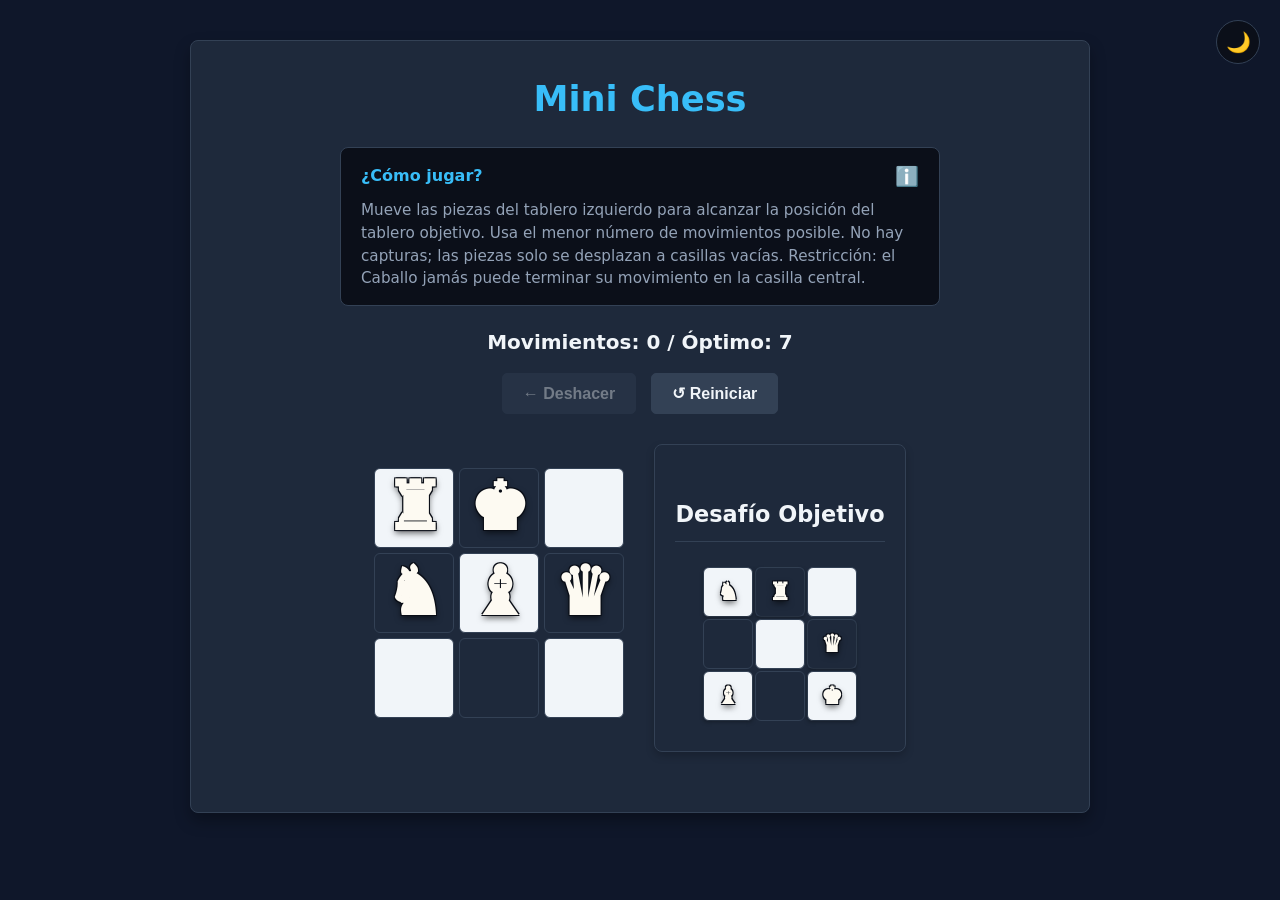
<file: index.html>
<!DOCTYPE html>
<html lang="es">
<head>
    <meta charset="UTF-8">
    <meta name="viewport" content="width=device-width, initial-scale=1.0">
    <title>Mini Chess - Juego Principal</title>
    <link rel="stylesheet" href="styles.css">
</head>
<body class="main-game-body">
    <button id="theme-toggle-btn" class="theme-toggle" aria-label="Cambiar tema">🌙</button>

    <div class="game-container">
        <h1>Mini Chess</h1>
        
        <!-- U-04: Panel de instrucciones con localStorage y toggle -->
        <div id="instruction-box" class="instruction-box">
            <div class="instruction-header">
                <span>¿Cómo jugar?</span>
                <button id="toggle-instructions-btn" class="btn-icon" title="Mostrar/Ocultar instrucciones">ℹ️</button>
            </div>
            <p class="instruction-content">Mueve las piezas del tablero izquierdo para alcanzar la posición del tablero objetivo. Usa el menor número de movimientos posible. No hay capturas; las piezas solo se desplazan a casillas vacías. Restricción: el Caballo jamás puede terminar su movimiento en la casilla central.</p>
        </div>

        <!-- U-01 & U-02: Botones de control de juego -->
        <div class="game-controls">
            <div id="move-counter" class="game-info">Movimientos: 0 / Óptimo: 0</div>
            <div class="action-buttons">
                <button id="undo-btn" class="btn btn-secondary" disabled>← Deshacer</button>
                <button id="reset-challenge-btn" class="btn btn-secondary">↺ Reiniciar</button>
            </div>
        </div>

        <div class="game-content-wrapper"> <!-- Wrapper for game board and challenge card -->
            <div class="game-board-area">
                <!-- Aquí se renderizará el tablero de juego principal con JavaScript -->
                <div id="main-game-board" class="grid-3x3">
                </div>
            </div>

            <div id="challenge-display">
                <!-- Aquí se renderizará la tarjeta de desafío con JavaScript -->
            </div>
        </div>
    </div>

    <!-- U-03 & U-05: Popup de Desafío Completado (Controlado por opacidad/visibilidad) -->
    <div id="completion-popup" class="popup-overlay">
        <div class="popup-content">
            <h2>¡COMPLETADO!</h2>
            <div id="completion-stars" class="stars-display">⭐⭐⭐</div>
            <p id="completion-message">¡Perfecto! Solución óptima.</p>
            <p id="optimal-info" class="popup-info"></p>
            <button id="next-challenge-btn" class="btn">Siguiente</button>
        </div>
    </div>
    <script src="game.js" type="module" defer></script>
</body>
</html>
</file>
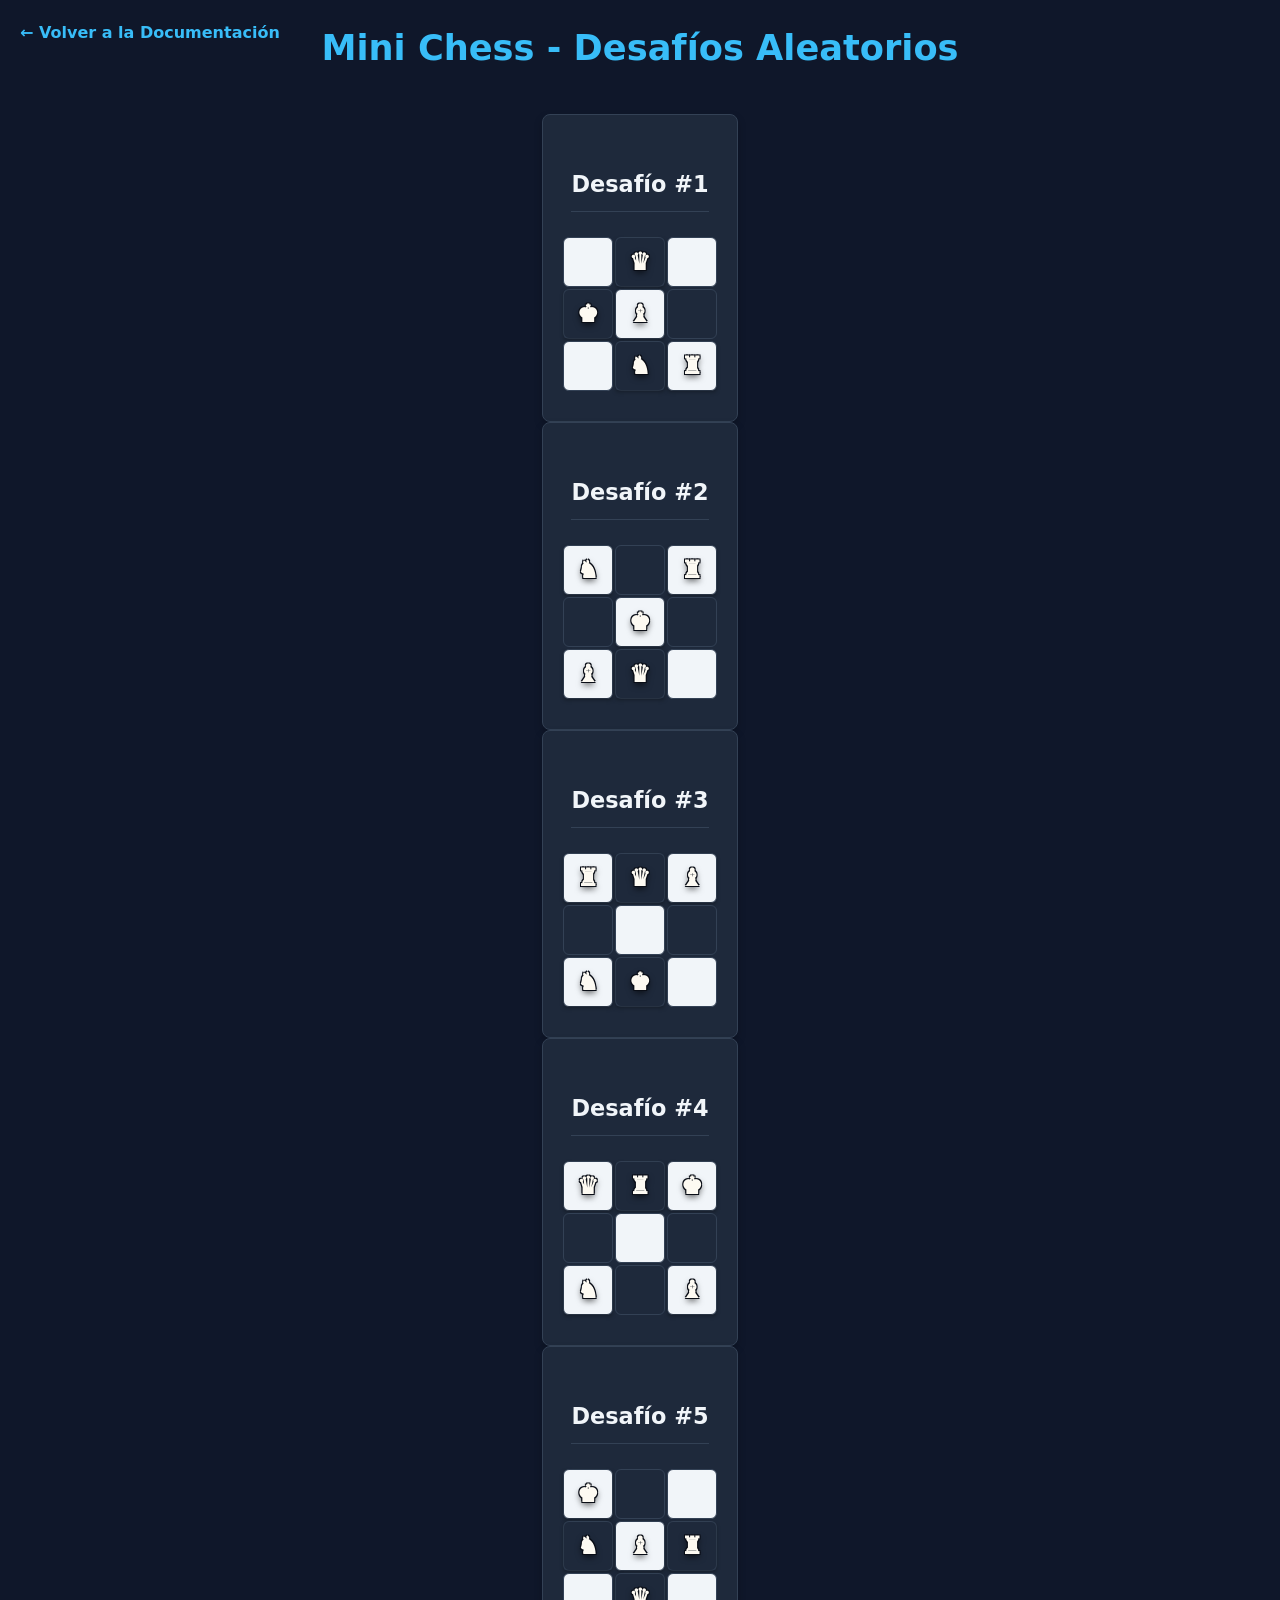
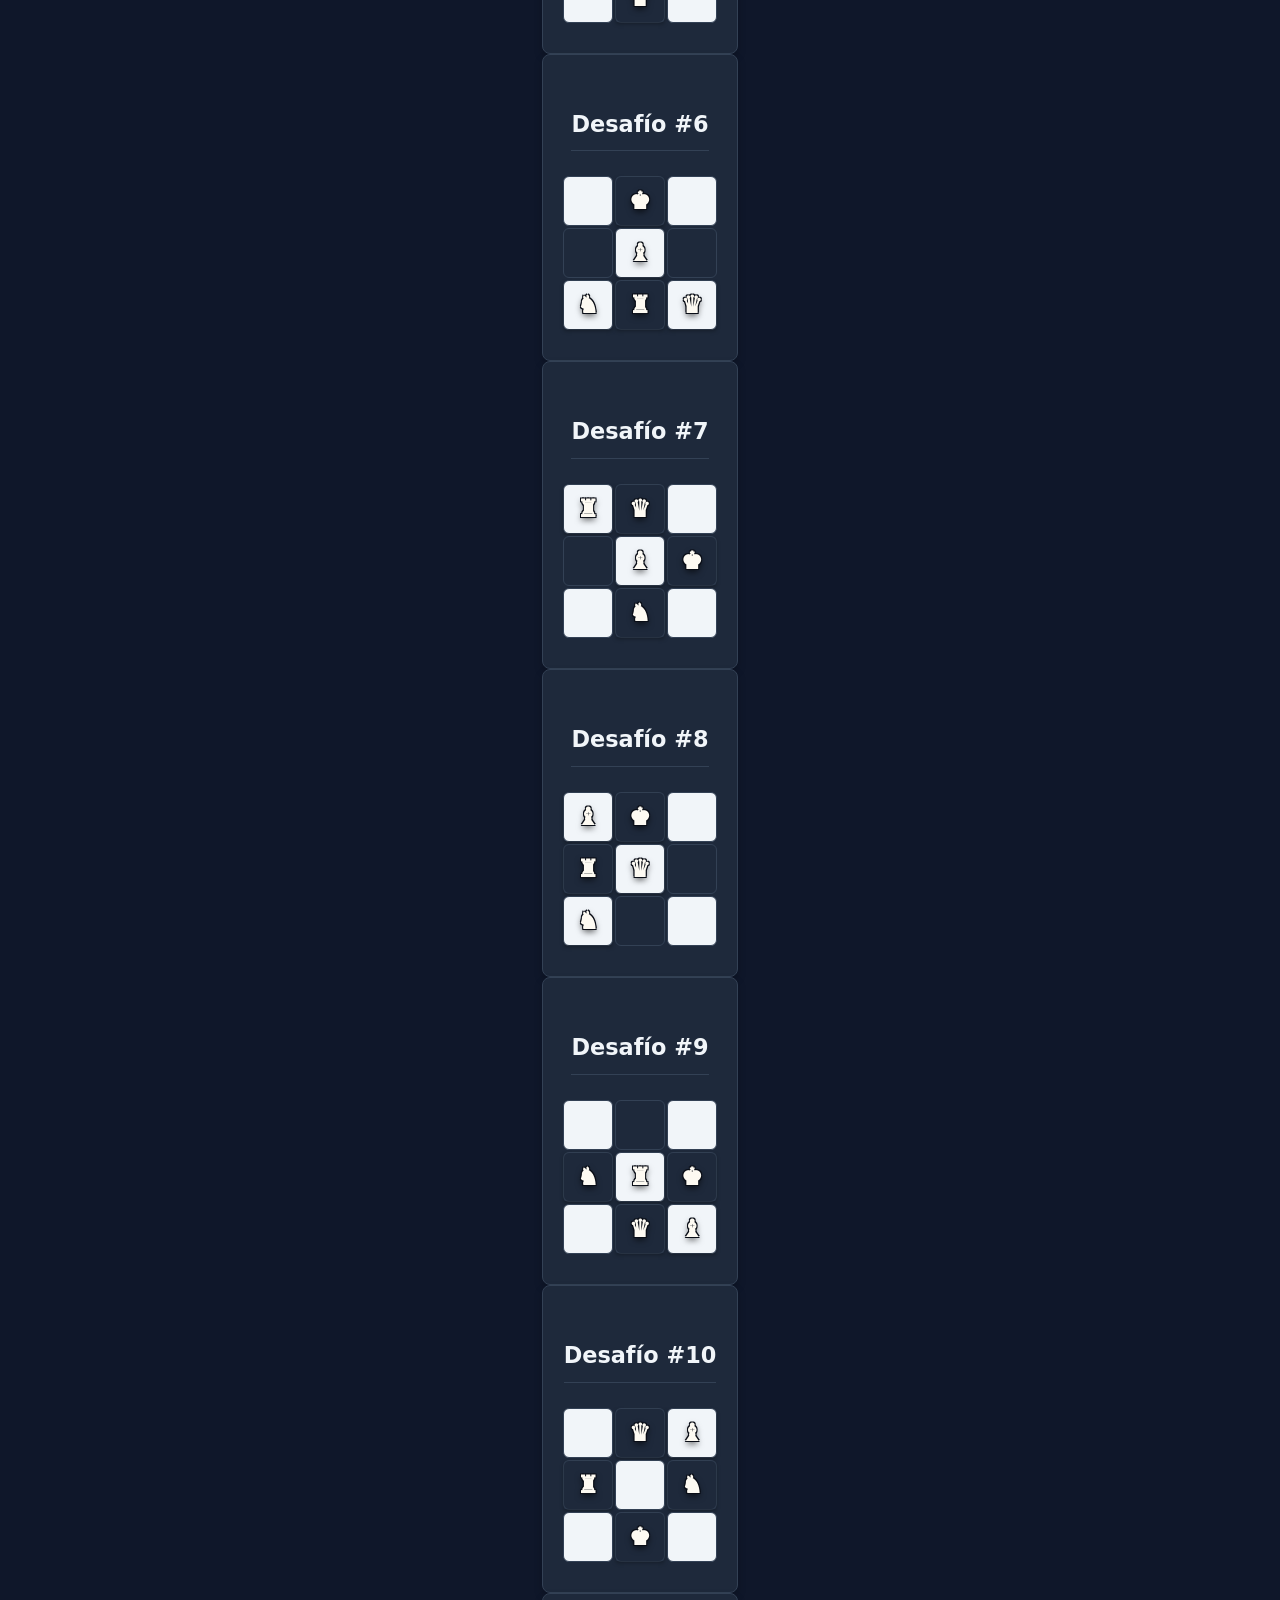
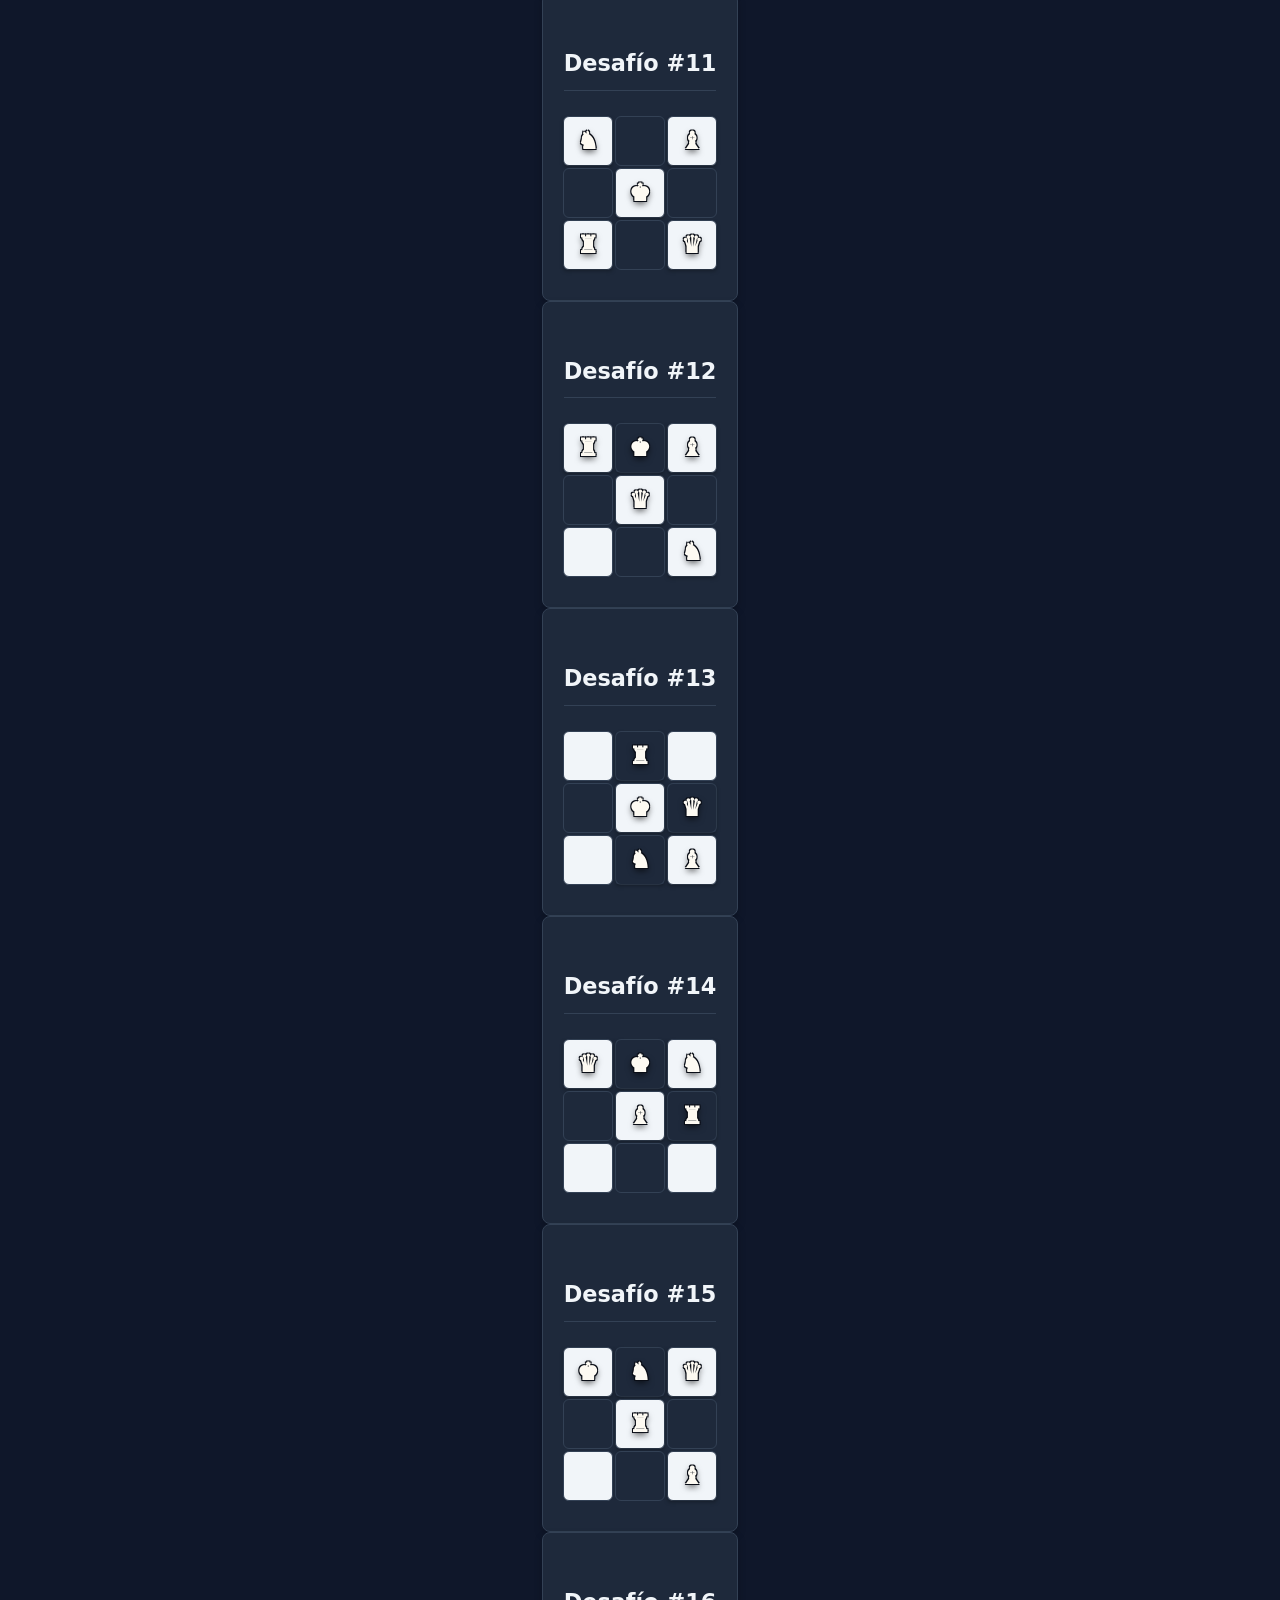
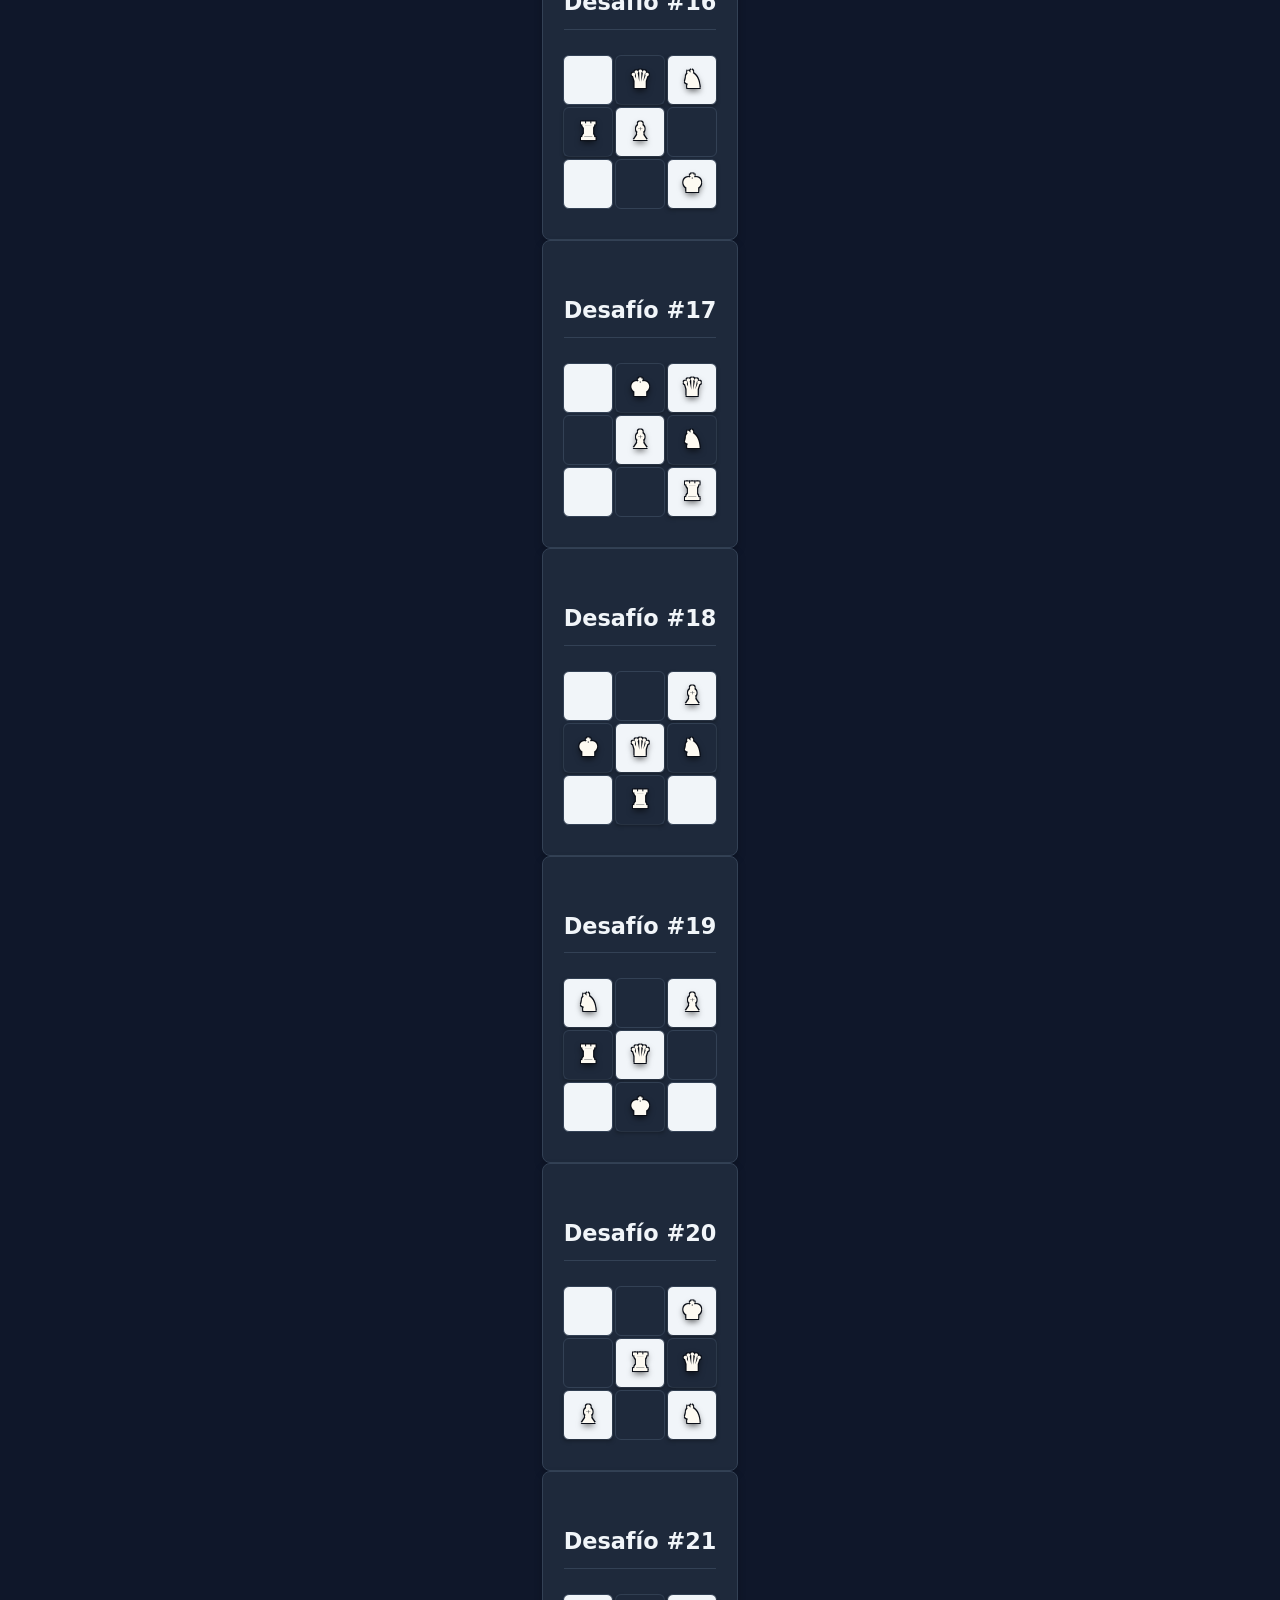
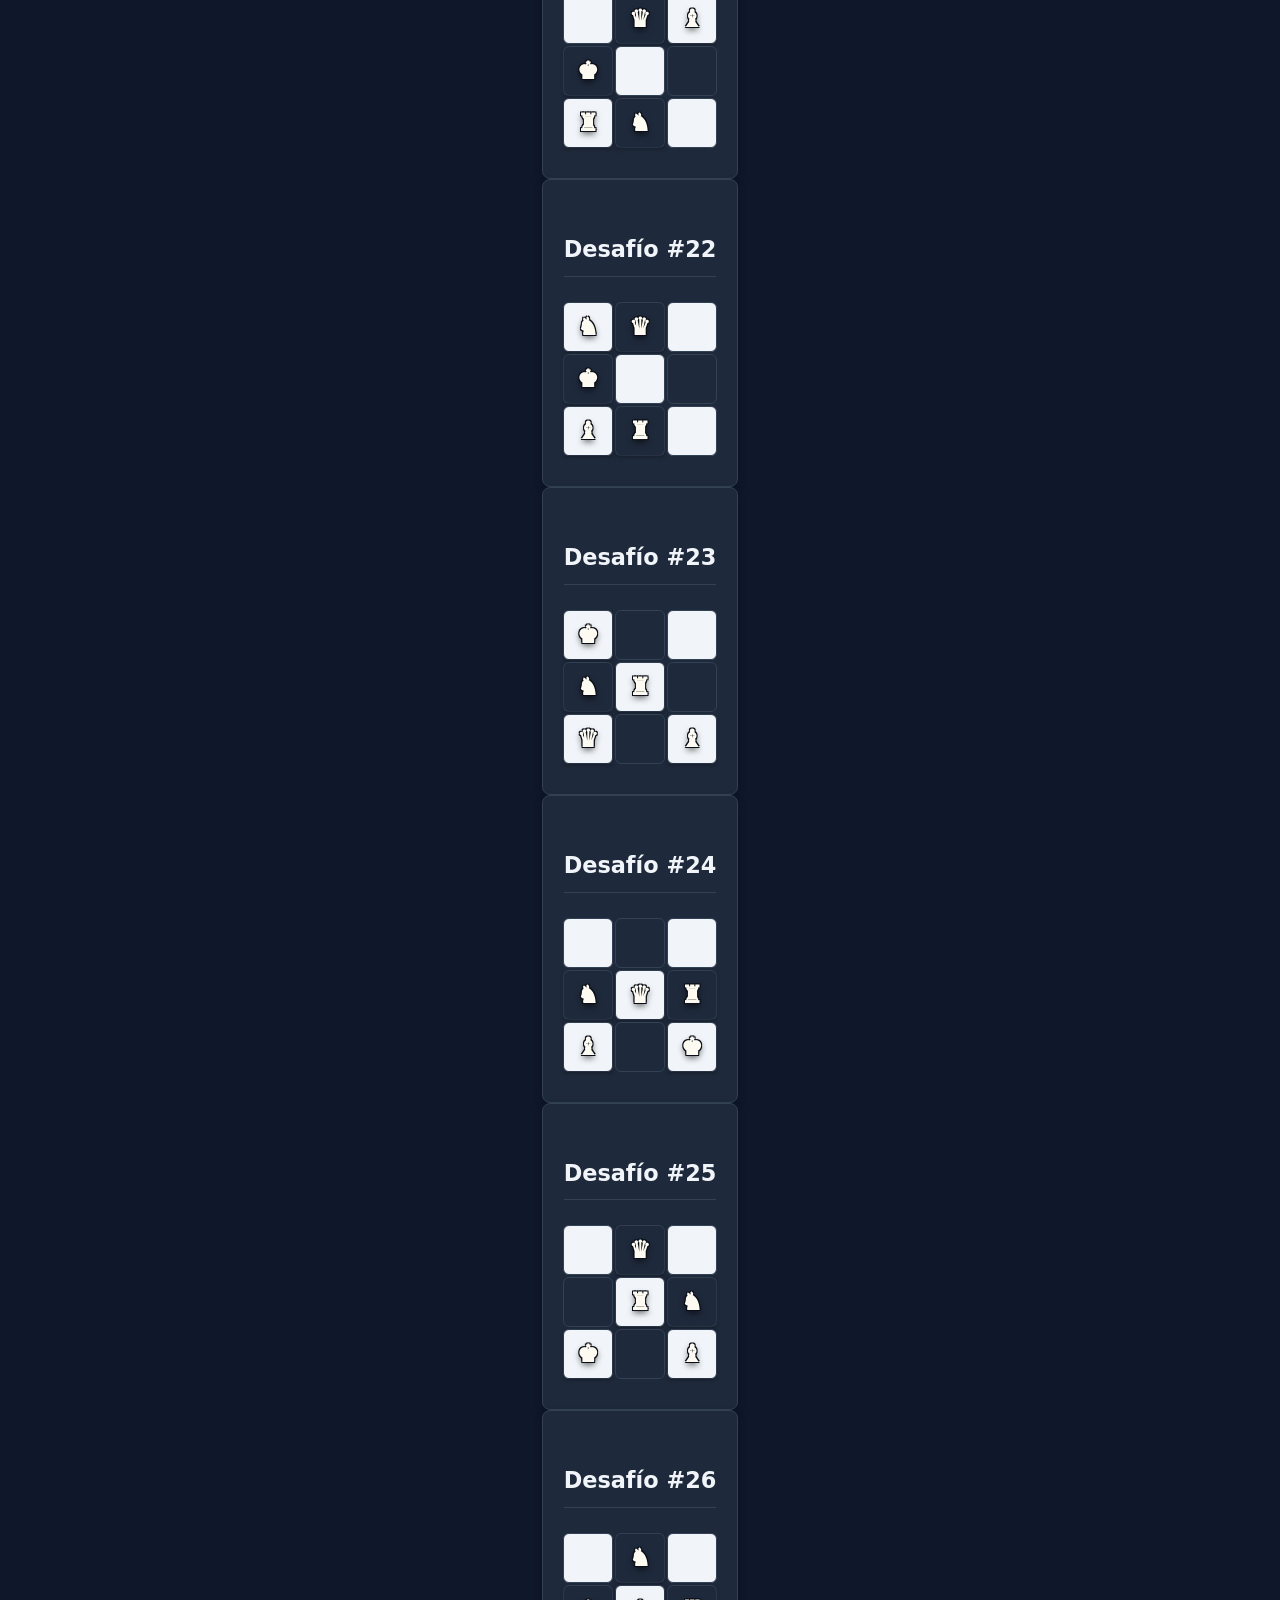
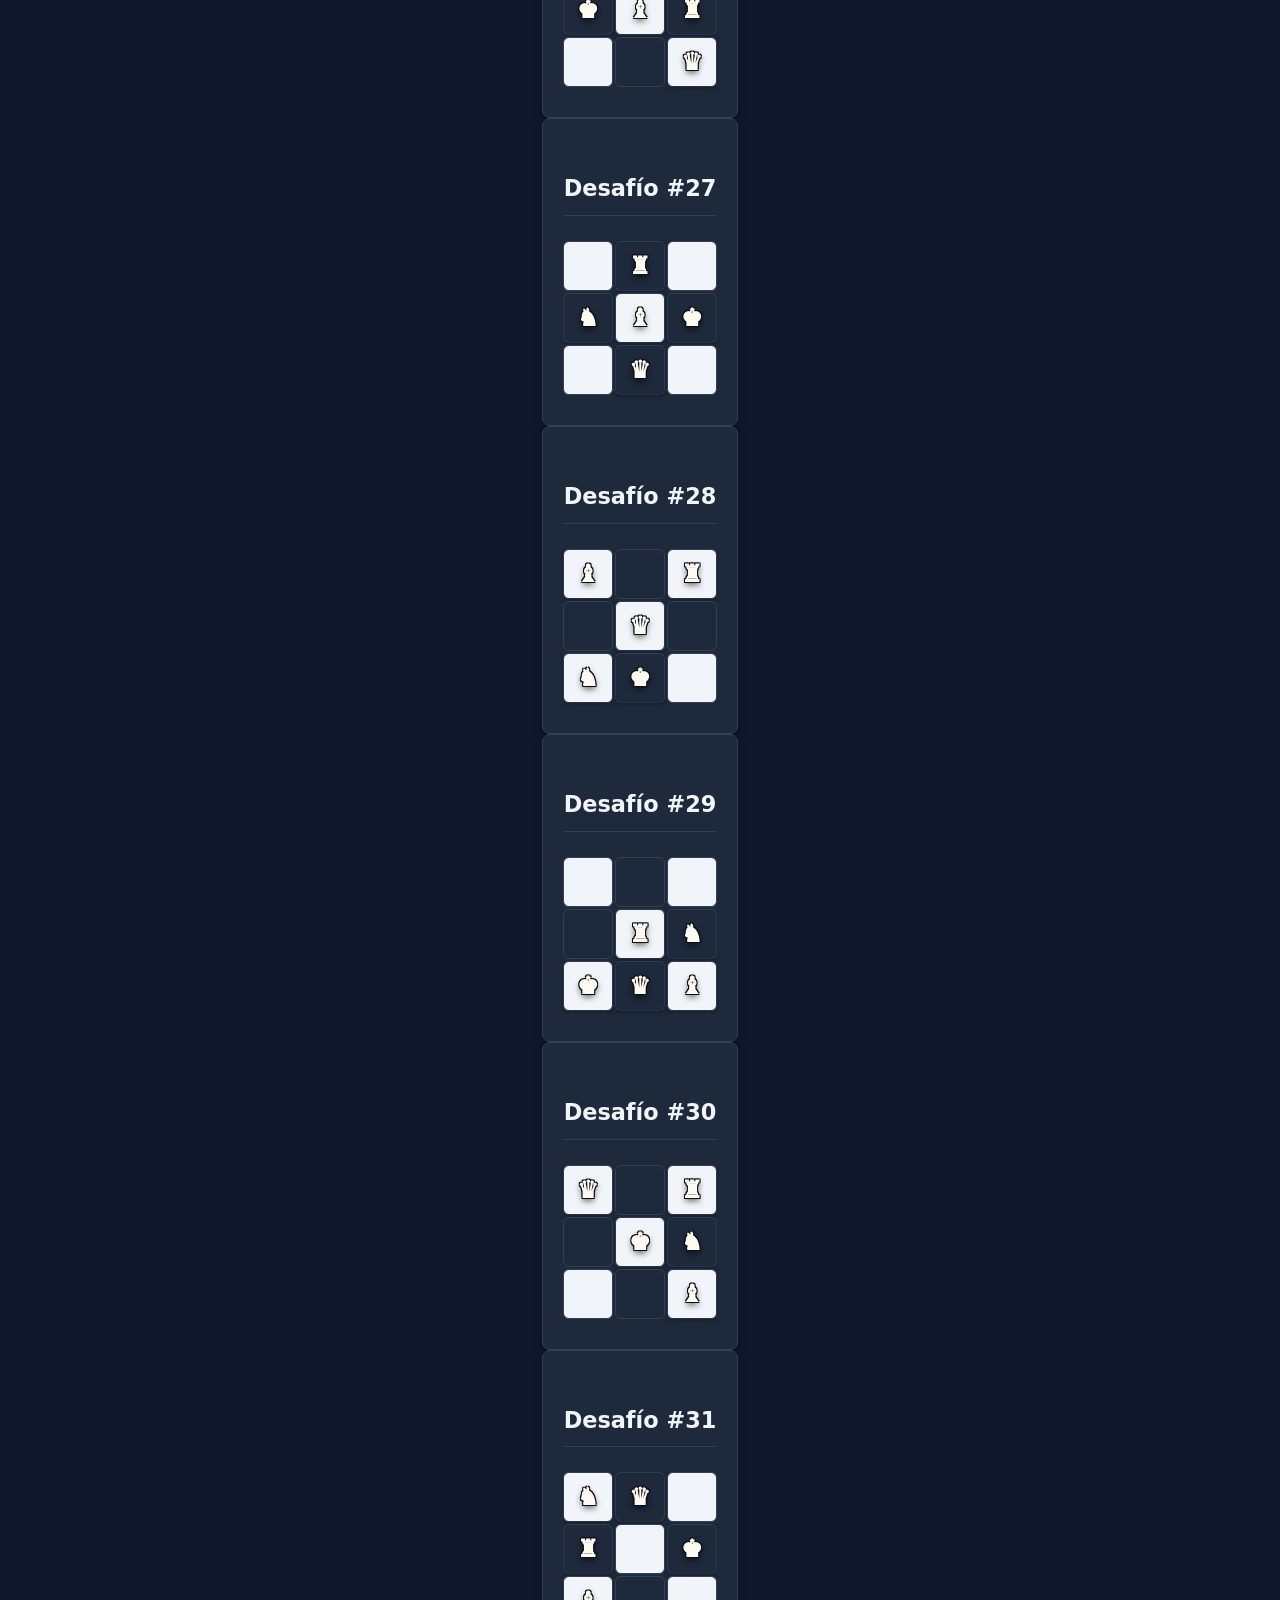
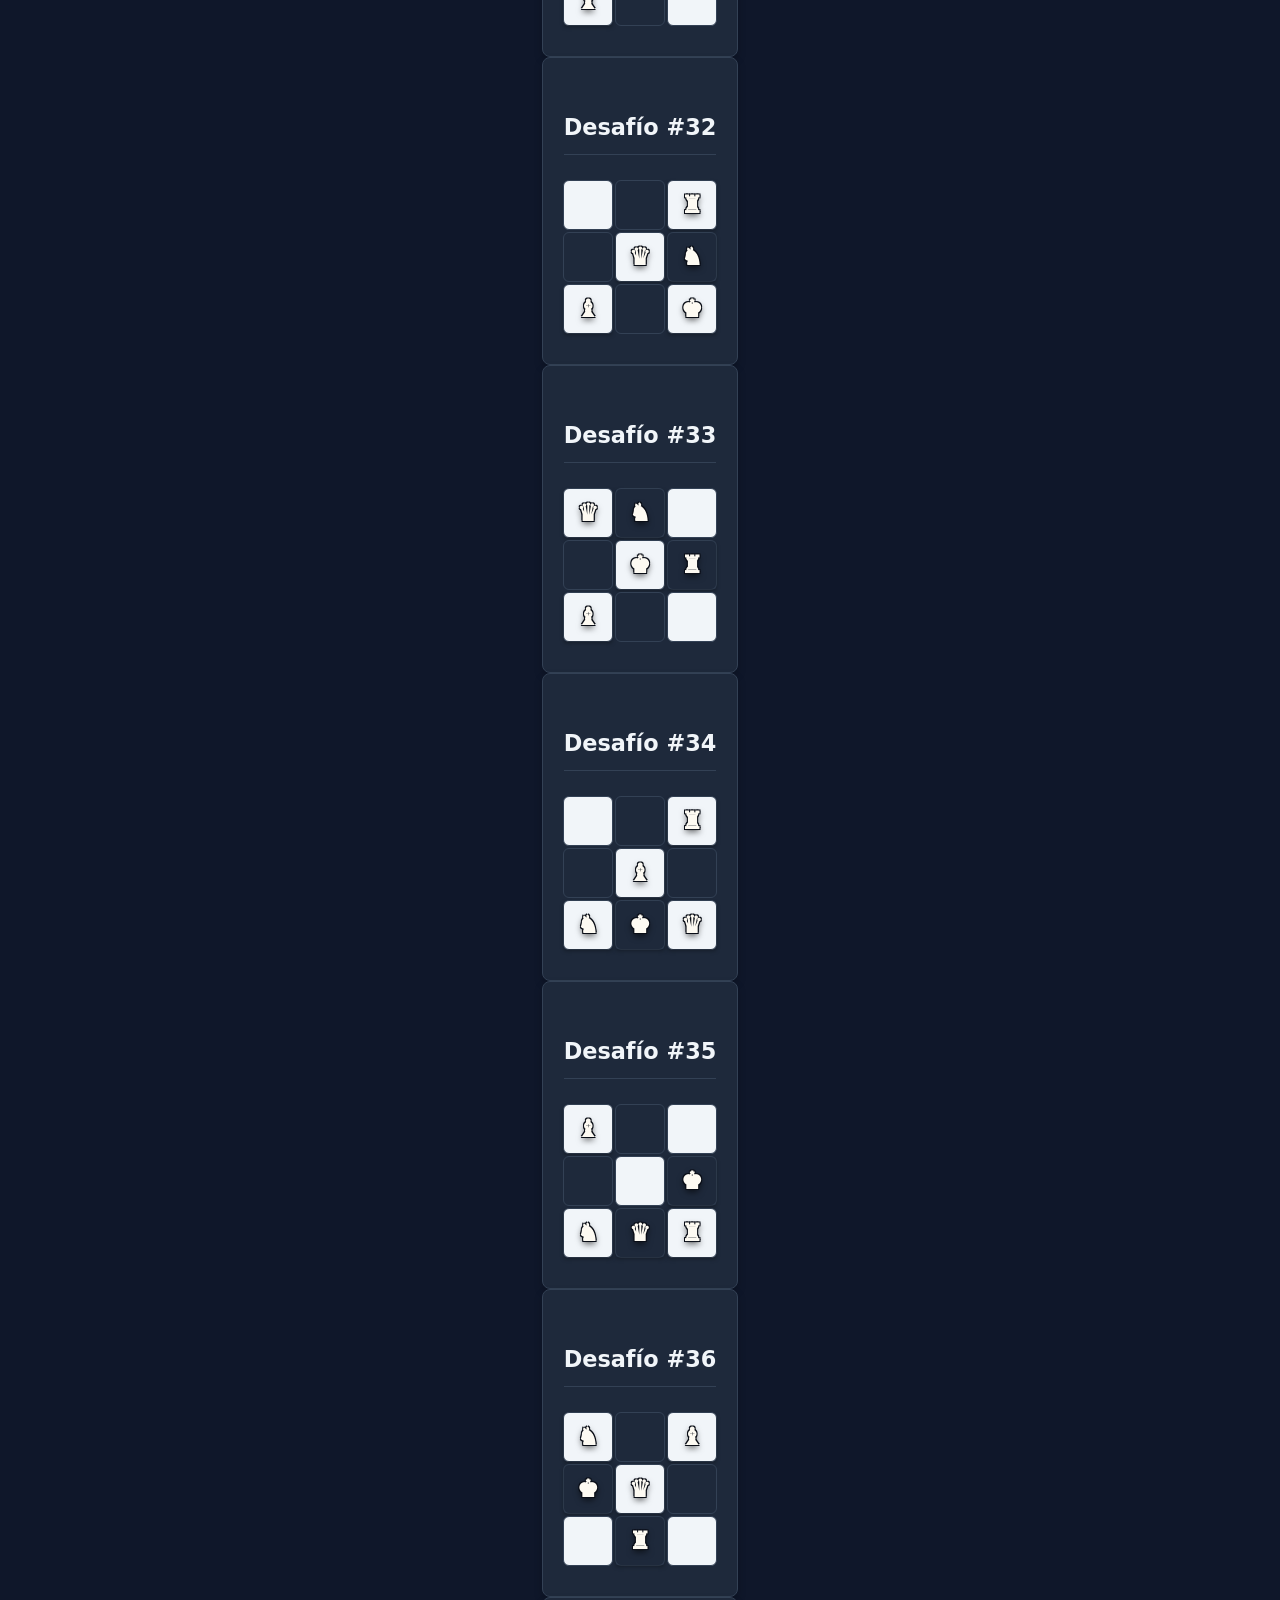
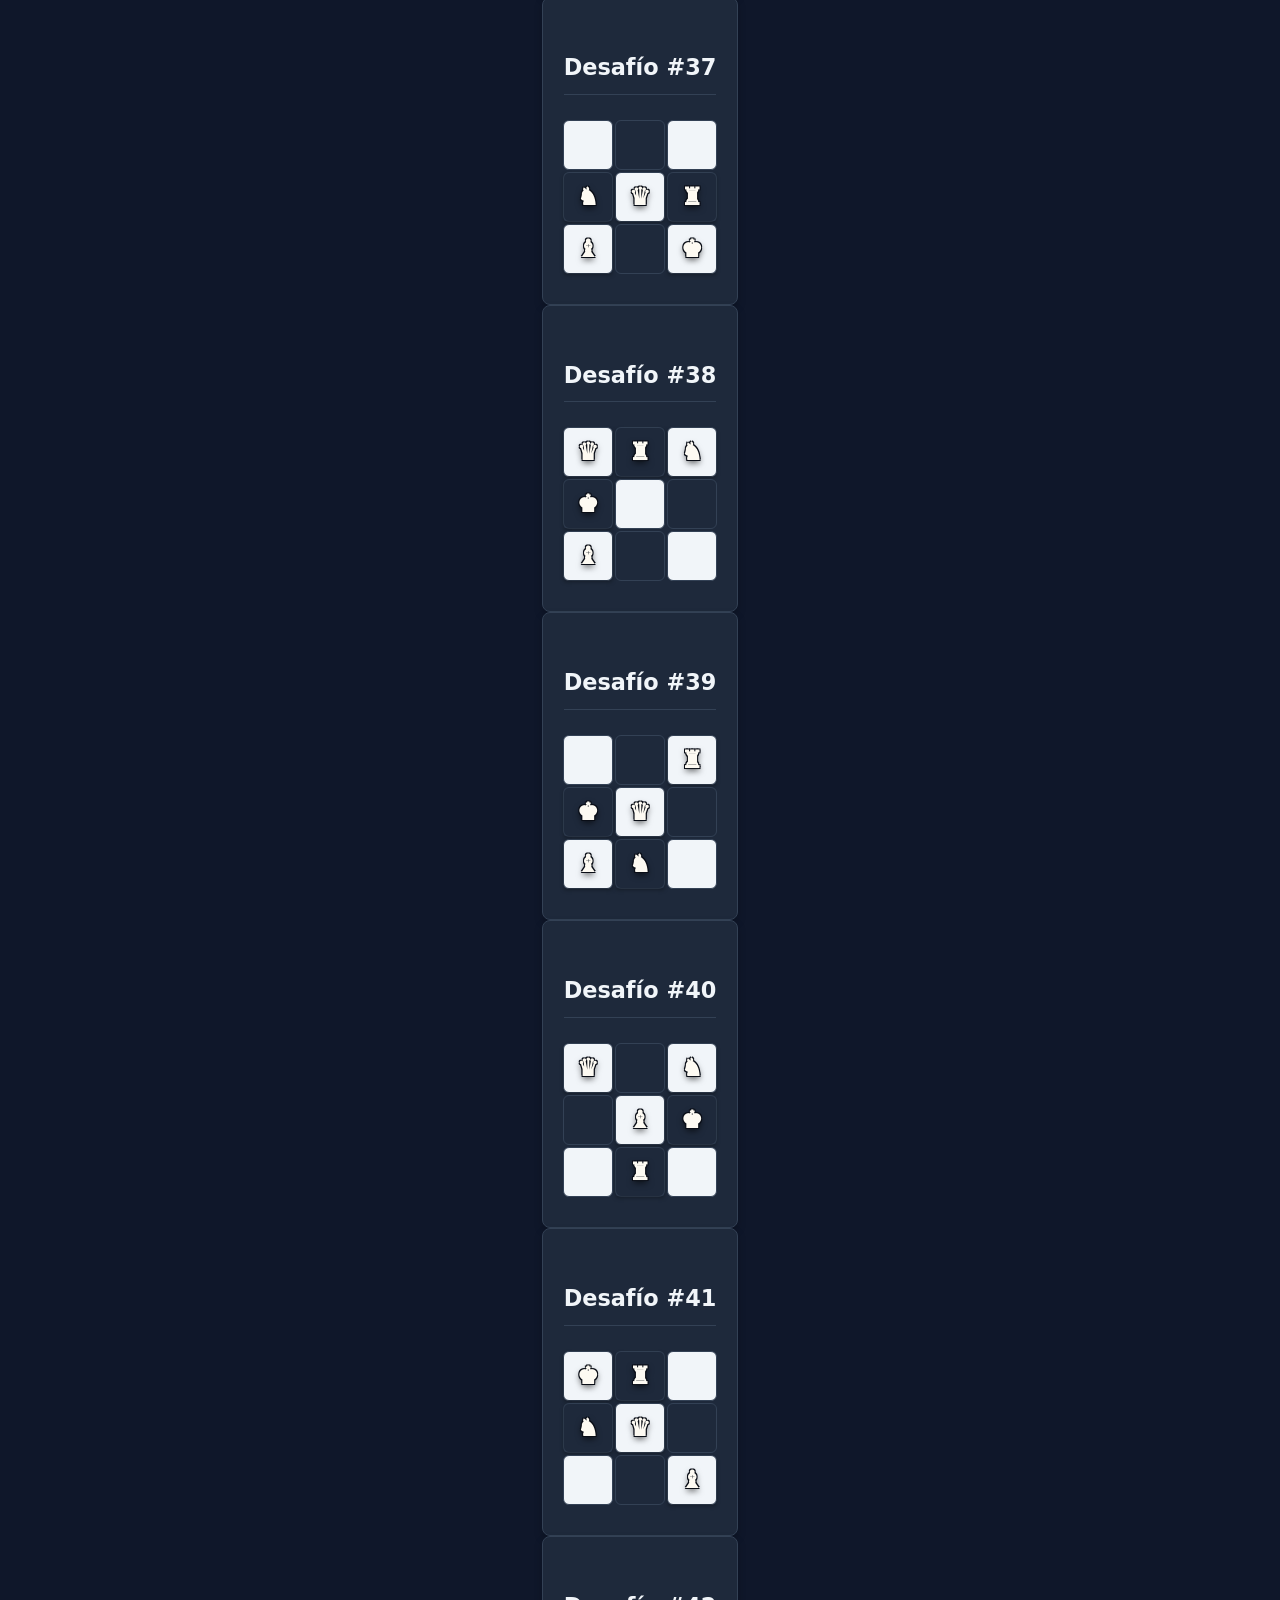
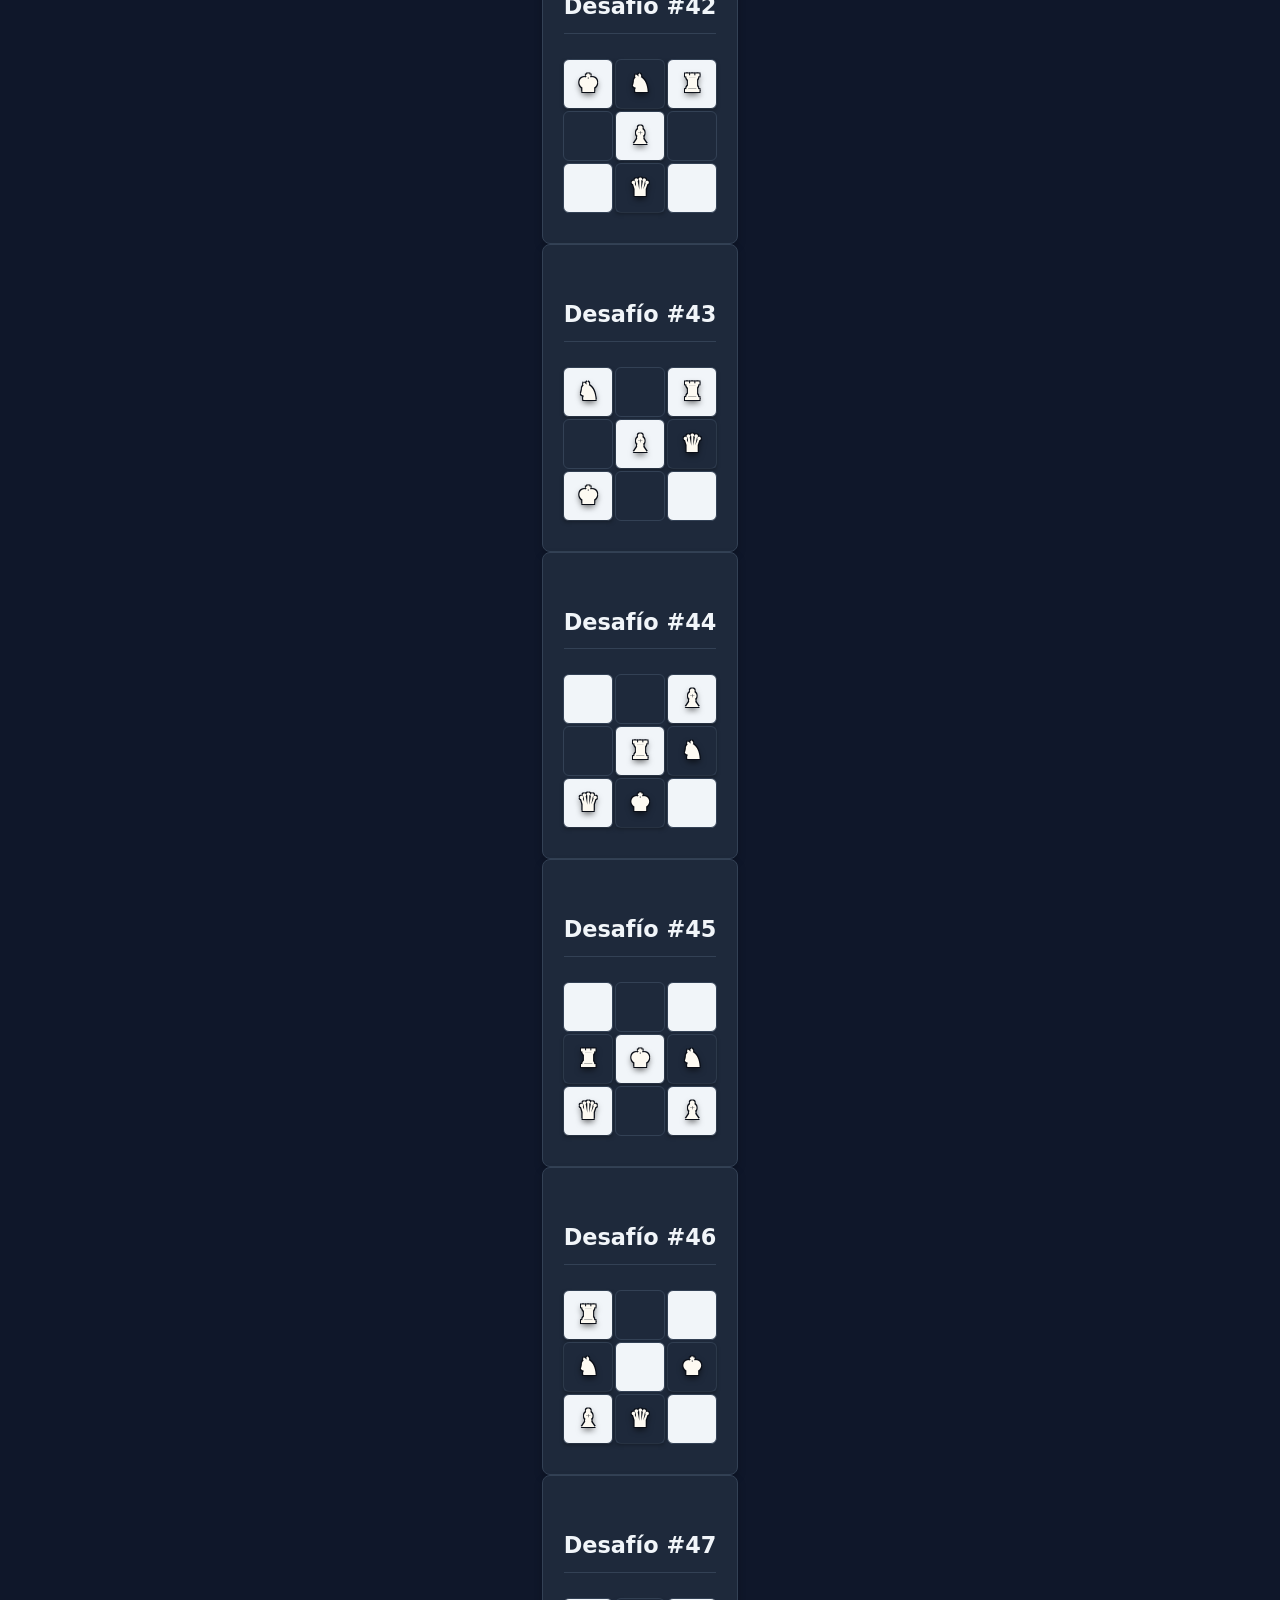
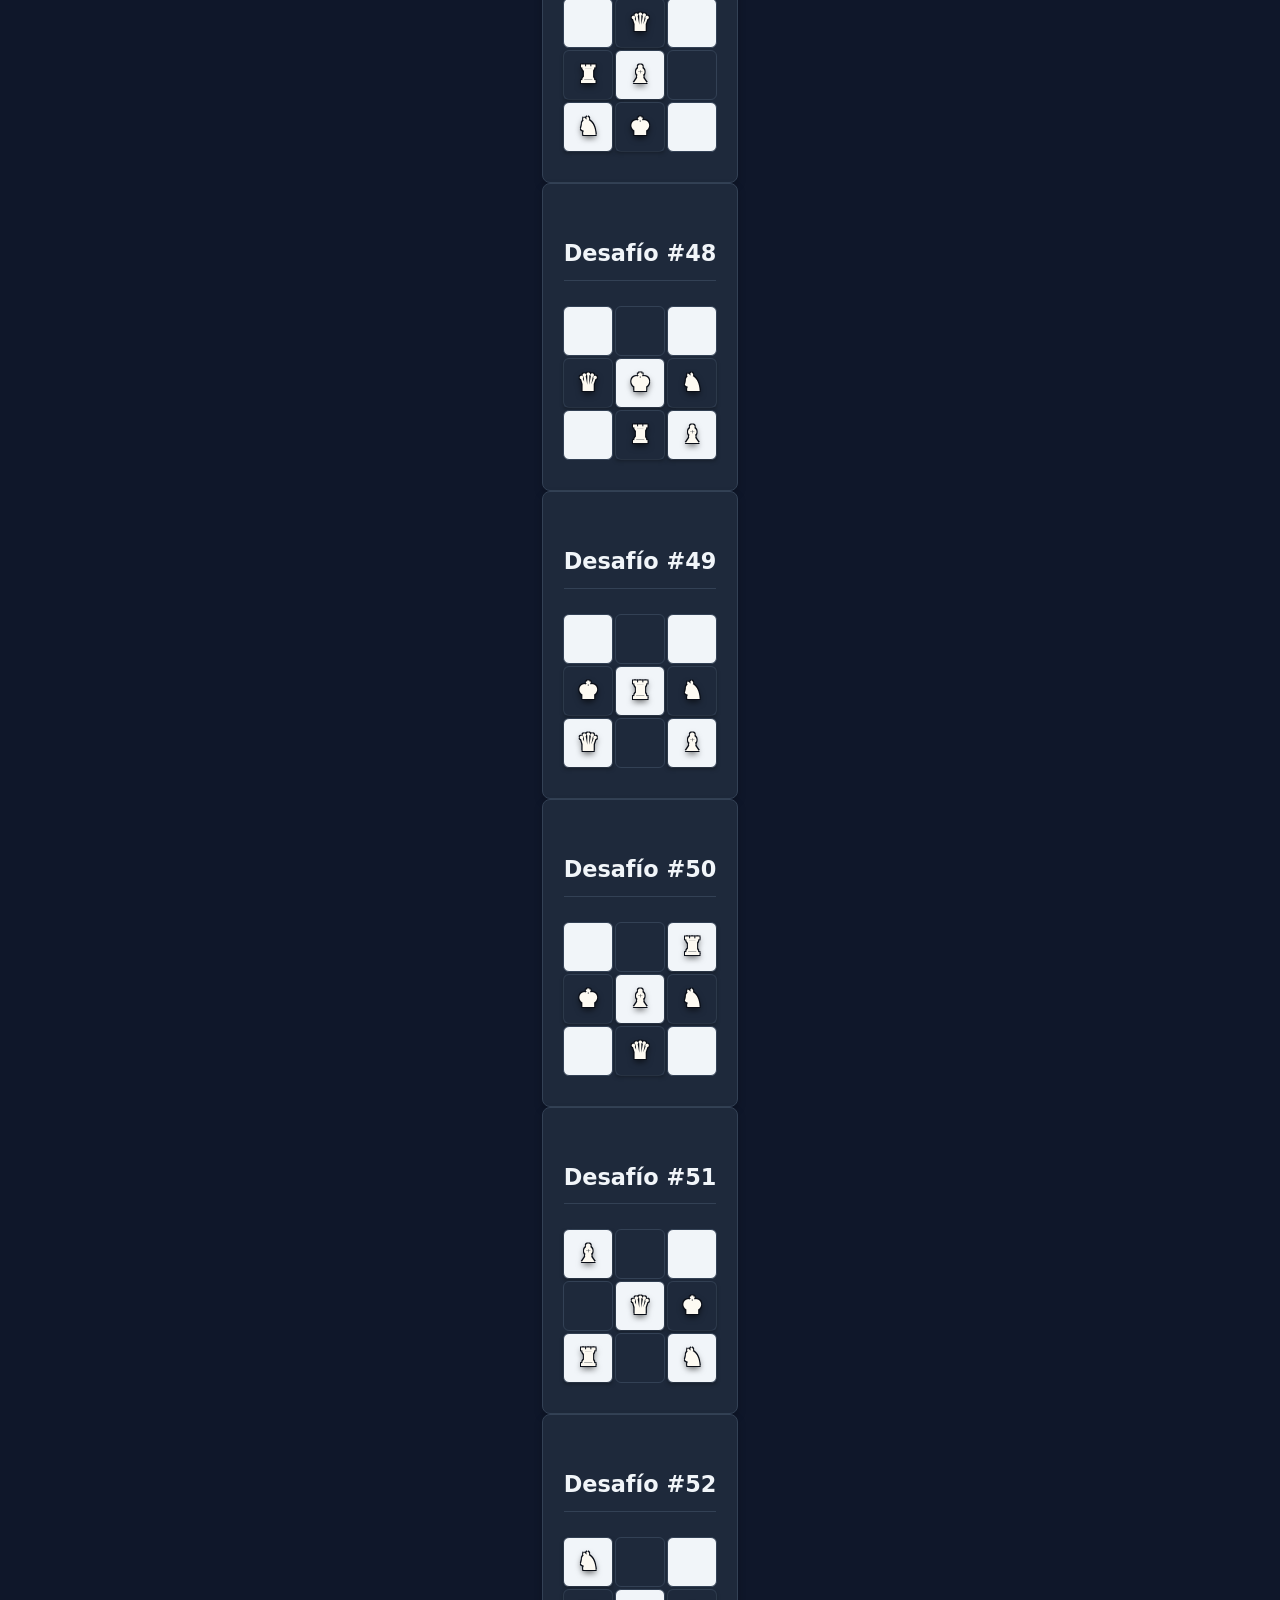
<file: desafios-aleatorios.html>
<!DOCTYPE html>
<html lang="es">
<head>
    <meta charset="UTF-8">
    <meta name="viewport" content="width=device-width, initial-scale=1.0">
    <title>Mini Chess - Desafíos Aleatorios</title>
    <link rel="stylesheet" href="styles.css">
    <style>
        body { /* Override body styles for this specific page */
            display: flex;
            flex-direction: column;
            align-items: center;
            min-height: 100vh;
            padding: 20px;
            gap: 30px; /* Espacio entre cada tarjeta de desafío */
        }
    </style>
</head>
<body>
    <div class="back-to-doc">
        <a href="Documentacion - The Royal Study.txt">← Volver a la Documentación</a>
    </div>

    <h1>Mini Chess - Desafíos Aleatorios</h1>

    <div id="challenges-container">
        <!-- Los desafíos se insertarán aquí con JavaScript -->
    </div>

    <script type="module">
        import { generateBoardStateFromPieces, PIECE_SYMBOLS } from './chess-utils.js';

        /**
         * Genera el HTML para una tarjeta de desafío de ajedrez con piezas aleatorias.
         * @param {number} challengeNumber El número del desafío.
         * @returns {string} El HTML de la tarjeta de desafío.
         */
        function generateRandomChallengeHTML(challengeNumber) {
            // Genera el estado usando la lógica centralizada en chess-utils
            const boardState = generateBoardStateFromPieces(['K', 'Q', 'R', 'B', 'N']);

            let challengeHTML = `
                <div class="challenge-card">
                    <h2>Desafío #${challengeNumber}</h2>
                    <div class="grid-3x3">
            `;

            // Itera sobre cada casilla del tablero para generar su HTML
            for (let i = 0; i < 9; i++) {
                const row = Math.floor(i / 3);
                const col = i % 3;
                const isDarkCell = (row + col) % 2 !== 0;
                const cellClass = isDarkCell ? 'dark-cell' : 'light-cell';
                const pieceChar = boardState[i];
                let pieceContent = '';

                // Si hay una pieza en esta casilla, genera su símbolo con el color de contraste
                if (pieceChar !== null) {
                    pieceContent = `<span class="piece-symbol">${PIECE_SYMBOLS[pieceChar]}</span>`;
                }

                challengeHTML += `
                        <div class="cell ${cellClass}">${pieceContent}</div>
                `;
            }

            challengeHTML += `
                    </div>
                </div>
            `;
            return challengeHTML;
        }

        // Genera y añade los 60 desafíos al contenedor principal
        const challengesContainer = document.getElementById('challenges-container');
        let allChallengesHtml = '';
        for (let i = 1; i <= 60; i++) {
            allChallengesHtml += generateRandomChallengeHTML(i);
        }
        challengesContainer.innerHTML = allChallengesHtml;
    </script>

</body>
</html>
</file>
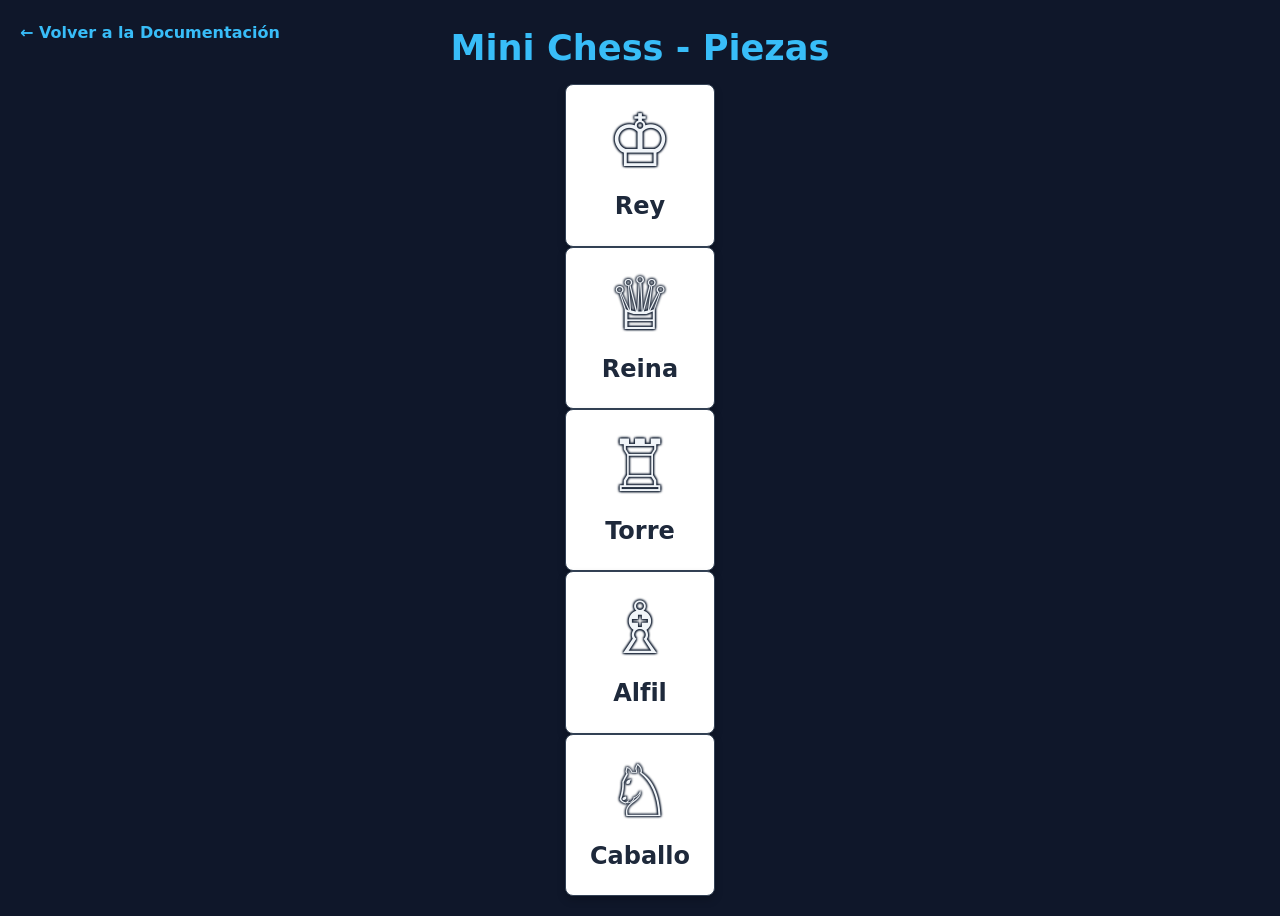
<file: piezas-ajedrez.html>
<!DOCTYPE html>
<html lang="es">
<head>
    <meta charset="UTF-8">
    <meta name="viewport" content="width=device-width, initial-scale=1.0">
    <title>Mini Chess - Modelos de Piezas</title>
    <link rel="stylesheet" href="styles.css">
    <style>
        body { /* Override body styles for this specific page */
            display: flex;
            flex-direction: column;
            justify-content: center;
            align-items: center;
            min-height: 100vh;
            padding: 20px;
        }
    </style>
</head>
<body>
    <div class="back-to-doc">
        <a href="Documentacion - The Royal Study.txt">← Volver a la Documentación</a>
    </div>


    <h1>Mini Chess - Piezas</h1>

    <div class="pieces-container">
        <div class="piece-card"><span class="piece-symbol">♔</span><span class="piece-name">Rey</span></div>
        <div class="piece-card"><span class="piece-symbol">♕</span><span class="piece-name">Reina</span></div>
        <div class="piece-card"><span class="piece-symbol">♖</span><span class="piece-name">Torre</span></div>
        <div class="piece-card"><span class="piece-symbol">♗</span><span class="piece-name">Alfil</span></div>
        <div class="piece-card"><span class="piece-symbol">♘</span><span class="piece-name">Caballo</span></div>
    </div>

</body>
</html>
</file>
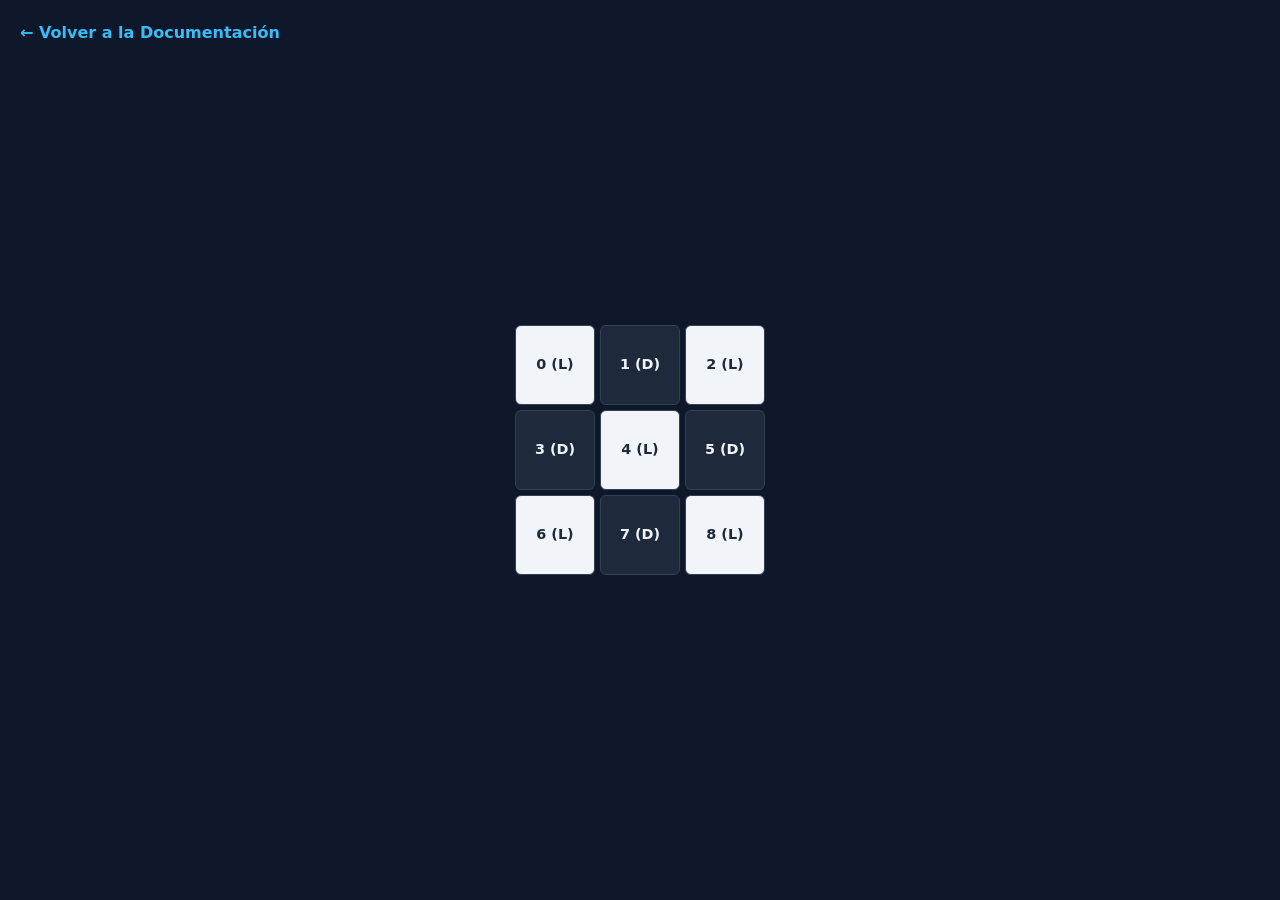
<file: tablero-3x3.html>
<!DOCTYPE html>
<html lang="es">
<head>
    <meta charset="UTF-8">
    <meta name="viewport" content="width=device-width, initial-scale=1.0">
    <title>Tablero de Ajedrez 3x3</title>
    <link rel="stylesheet" href="styles.css">
    <style>
        body { /* Override body styles for this specific page */
            display: flex;
            justify-content: center;
            align-items: center;
            min-height: 100vh;
            padding: 0; /* Remove default padding from styles.css */
        }
    </style>
</head>
<body>
    <div class="back-to-doc">
        <a href="Documentacion - The Royal Study.txt">← Volver a la Documentación</a>
    </div>


    <div class="grid-3x3">
        <div class="cell light-cell">0 (L)</div>
        <div class="cell dark-cell">1 (D)</div>
        <div class="cell light-cell">2 (L)</div>
        <div class="cell dark-cell">3 (D)</div>
        <div class="cell light-cell">4 (L)</div>
        <div class="cell dark-cell">5 (D)</div>
        <div class="cell light-cell">6 (L)</div>
        <div class="cell dark-cell">7 (D)</div>
        <div class="cell light-cell">8 (L)</div>
    </div>

</body>
</html>
</file>
<file: styles.css>
* {
    box-sizing: border-box;
}

:root {
    --bg-color: #0f172a;
    --card-bg: #1e293b;
    --accent-color: #38bdf8;
    --text-color: #f1f5f9;
    --text-muted: #94a3b8;
    --border-color: #334155;
    --code-bg: #0b0f19;
    --success: #10b981;
    --warning: #f59e0b;

    /* Variables de casillas para Modo Oscuro */
    --cell-dark-bg: #1e293b;
    --cell-dark-text: #f1f5f9;
    --cell-light-bg: #f1f5f9;
    --cell-light-text: #1e293b;
}

/* Variables para Modo Claro */
.light-theme {
    --bg-color: #f8fafc; /* slate-50 */
    --card-bg: #ffffff;
    --text-color: #0f172a; /* slate-900 */
    --text-muted: #64748b; /* slate-500 */
    --border-color: #e2e8f0; /* slate-200 */
    --code-bg: #f1f5f9; /* slate-100 */

    /* Variables de casillas para Modo Claro */
    --cell-dark-bg: #cbd5e1; /* slate-300 */
    --cell-dark-text: #0f172a;
    --cell-light-bg: #ffffff;
    --cell-light-text: #0f172a;
}

body {
    font-family: system-ui, -apple-system, BlinkMacSystemFont, "Segoe UI", Roboto, sans-serif;
    background-color: var(--bg-color);
    color: var(--text-color);
    line-height: 1.6;
    margin: 0;
    padding: 2rem; /* Default padding for body, can be overridden */
}

.container {
    max-width: 1000px;
    margin: 0 auto;
}

header {
    border-bottom: 2px solid var(--border-color);
    padding-bottom: 1.5rem;
    margin-bottom: 2rem;
    text-align: center;
}

h1 {
    color: var(--accent-color);
    margin: 0 0 0.5rem 0;
    font-size: 2.2rem;
}

h2 {
    color: var(--accent-color);
    border-bottom: 1px solid var(--border-color);
    padding-bottom: 0.5rem;
    margin-top: 2rem;
}

h3 {
    color: var(--text-color);
    margin-top: 1.5rem;
}

p, li {
    color: var(--text-color);
}

code {
    font-family: "Courier New", Courier, monospace;
    background-color: var(--code-bg);
    padding: 0.2rem 0.4rem;
    border-radius: 4px;
    color: #f472b6;
    font-size: 0.9em;
}

pre {
    background-color: var(--code-bg);
    border: 1px solid var(--border-color);
    padding: 1.2rem;
    border-radius: 8px;
    overflow-x: auto;
    margin: 1rem 0;
}

pre code {
    color: #38bdf8;
    background: none;
    padding: 0;
}

.grid-3x3 {
    display: grid;
    grid-template-columns: repeat(3, min(80px, calc((100vw - 120px) / 3)));
    grid-gap: 5px;
    margin: 1.5rem auto;
    justify-content: center;
}

.cell {
    width: 100%;
    aspect-ratio: 1 / 1;
    max-width: 80px;
    max-height: 80px;
    display: flex;
    align-items: center;
    justify-content: center;
    font-weight: bold;
    border-radius: 6px;
    border: 1px solid var(--border-color);
    font-size: 0.9rem;
    box-sizing: border-box;
}

.dark-cell {
    background-color: var(--cell-dark-bg);
    color: var(--cell-dark-text);
}

.light-cell {
    background-color: var(--cell-light-bg);
    color: var(--cell-light-text);
}

.badge {
    display: inline-block;
    padding: 0.25rem 0.6rem;
    font-size: 0.8rem;
    font-weight: bold;
    border-radius: 50px;
    text-transform: uppercase;
}

.badge-danger { background-color: #ef4444; color: white; }
.badge-warning { background-color: #f59e0b; color: white; }
.badge-info { background-color: #3b82f6; color: white; }

.card {
    background-color: var(--card-bg);
    border: 1px solid var(--border-color);
    padding: 1.5rem;
    border-radius: 8px;
    margin-bottom: 1.5rem;
}

.note {
    border-left: 4px solid var(--warning);
    padding-left: 1rem;
    margin: 1rem 0;
    color: var(--text-muted);
}

/* Styles specific to pieces for consistency */
.piece-card {
    background-color: #FFFFFF; /* Fondo blanco para las tarjetas */
    color: var(--card-bg); /* Texto oscuro para contraste */
    border: 1px solid var(--border-color);
    border-radius: 8px;
    padding: 20px;
    display: flex;
    flex-direction: column;
    align-items: center;
    min-width: 150px;
    box-shadow: 0 4px 8px rgba(0, 0, 0, 0.2);
}

.piece-symbol {
    font-size: min(4.5rem, 12vw); /* Tamaño responsivo para el símbolo */
    line-height: 1;
    margin-bottom: 10px;
    color: var(--text-color); /* Color claro para el símbolo (blanco) */
    text-shadow: 1px 1px 2px var(--card-bg), -1px -1px 2px var(--card-bg), 1px -1px 2px var(--card-bg), -1px 1px 2px var(--card-bg); /* Sombra oscura para el contorno */
}

/* Estilo clásico y elegante para las piezas dentro del tablero */
.cell .piece-symbol {
    width: 100%;
    height: 100%;
    display: flex;
    align-items: center;
    justify-content: center;
    font-size: min(4.2rem, 11vw);
    font-family: "Georgia", "Times New Roman", serif;
    line-height: 1;
    margin-bottom: 0;
    cursor: grab;
    background: none !important;
    border: none !important;
    border-radius: 0 !important;
    box-shadow: none !important;
    
    /* Color marfil pulido clásico */
    color: #fdfaf2;
    /* Sombra para contorno y profundidad clásica */
    text-shadow: 1px 1px 0px #090d16, 
                 -1px -1px 0px #090d16, 
                 1px -1px 0px #090d16, 
                 -1px 1px 0px #090d16, 
                 0 3px 6px rgba(0, 0, 0, 0.6);
    transition: transform 0.2s ease, text-shadow 0.2s ease;
}

.cell .piece-symbol:active {
    cursor: grabbing;
}

/* Animación y efecto al arrastrar/hover */
.cell .piece-symbol[draggable="true"]:hover {
    transform: scale(1.12) translateY(-4px);
    text-shadow: 1px 1px 0px #090d16, 
                 -1px -1px 0px #090d16, 
                 1px -1px 0px #090d16, 
                 -1px 1px 0px #090d16, 
                 0 8px 12px rgba(0, 0, 0, 0.7);
}

/* Modo Claro */
.light-theme .cell .piece-symbol {
    color: #fdfaf2; /* Se mantiene como piezas blancas clásicas */
    text-shadow: 1px 1px 0px #0f172a, 
                 -1px -1px 0px #0f172a, 
                 1px -1px 0px #0f172a, 
                 -1px 1px 0px #0f172a, 
                 0 3px 6px rgba(15, 23, 42, 0.35);
}

.light-theme .cell .piece-symbol[draggable="true"]:hover {
    text-shadow: 1px 1px 0px #0f172a, 
                 -1px -1px 0px #0f172a, 
                 1px -1px 0px #0f172a, 
                 -1px 1px 0px #0f172a, 
                 0 8px 12px rgba(15, 23, 42, 0.45);
}

.piece-name {
    font-size: 1.5rem;
    font-weight: bold;
}

/* Styles for challenges */
.challenge-card {
    background-color: var(--card-bg); /* Fondo de la tarjeta de desafío */
    border: 1px solid var(--border-color);
    border-radius: 8px;
    padding: 20px;
    display: flex;
    flex-direction: column;
    align-items: center;
    box-shadow: 0 4px 8px rgba(0, 0, 0, 0.2);
    width: fit-content; /* Ajustar al contenido del tablero */
}

.challenge-card h2 {
    color: var(--text-color);
    margin-bottom: 15px;
    font-size: 1.8rem;
}

/* Specific styles for the grid inside the challenge card */
.challenge-card .grid-3x3 {
    grid-template-columns: repeat(3, 50px); /* Smaller cells */
    grid-gap: 2px; /* Smaller gap */
    margin: 10px auto; /* Adjust margin */
}

.challenge-card .cell {
    width: 50px !important; /* Mantener tamaño estático */
    height: 50px !important;
    aspect-ratio: auto !important;
    font-size: 0.7rem; /* Smaller font for cell numbers if any */
}

.challenge-card .cell .piece-symbol {
    font-size: 1.5rem !important; /* Adaptar al círculo pequeño */
    border-width: 1px !important;
    box-shadow: 0 2px 4px rgba(0, 0, 0, 0.3) !important;
}

.challenge-card h2 {
    color: var(--text-color);
    font-size: 1.4rem; /* Slightly smaller title for challenge card */
}

.challenge-card {
    margin: 0; /* Ensure no external margins interfere with flex layout */
}

/* Styles for highlighting possible moves */
.cell.highlight-move {
    background-color: var(--accent-color); /* Highlight with accent color */
    opacity: 0.8;
    cursor: pointer;
}

/* Style for the cell containing the currently selected piece */
.cell.selected-piece-cell {
    border: 2px solid var(--accent-color); /* Thicker border for selected piece */
    box-shadow: 0 0 10px var(--accent-color);
}


/* Navigation styles */
.nav-links {
    margin-bottom: 2rem;
    text-align: center;
}

.nav-links a {
    color: var(--accent-color);
    margin: 0 10px;
    text-decoration: none;
    font-weight: bold;
}

.back-to-doc {
    position: absolute;
    top: 20px;
    left: 20px;
}

.back-to-doc a {
    color: var(--accent-color);
    text-decoration: none;
    font-weight: bold;
}

/* Styles specific to the main game page (index.html) */
.main-game-body { /* Use a class for the body to apply specific styles */
    display: flex;
    flex-direction: column;
    justify-content: flex-start; /* Permite scroll natural si el contenido excede el alto */
    align-items: center;
    min-height: 100vh;
    padding: 20px 10px; /* Padding de seguridad para que en móvil no toque los bordes */
}

.game-container {
    background-color: var(--card-bg);
    border: 1px solid var(--border-color);
    border-radius: 8px;
    padding: 30px; /* Internal padding for content */
    text-align: center; /* This centers h1, p, and controls */
    box-shadow: 0 8px 16px rgba(0, 0, 0, 0.3);
    max-width: 900px; /* Increased to accommodate board and challenge card side-by-side */
    width: 100%;
    margin: 20px auto; /* Add margin for spacing on smaller screens and center */
}

.game-content-wrapper {
    display: flex;
    justify-content: center;
    align-items: flex-start; /* Align items to the top */
    gap: 30px; /* Space between board and challenge card */
    flex-wrap: wrap; /* Allow wrapping on smaller screens */
    margin-top: 30px; /* Vertical spacing for the wrapper */
    margin-bottom: 30px; /* Vertical spacing for the wrapper */
}

.game-container h1 {
    margin-bottom: 20px;
}

/* Remove specific margins from game-board-area as game-content-wrapper handles spacing */
.game-board-area {
    margin: 0;
}

/* Controls margin is fine as is */

/* Popup Styles (U-05: Animación con opacidad y visibilidad) */
.popup-overlay {
    position: fixed;
    top: 0;
    left: 0;
    width: 100%;
    height: 100%;
    background-color: rgba(0, 0, 0, 0.75); /* Fondo oscuro semitransparente */
    display: flex;
    justify-content: center;
    align-items: center;
    z-index: 1000;
    opacity: 0;
    visibility: hidden;
    transition: opacity 0.25s ease, visibility 0.25s ease;
}

.popup-overlay.visible {
    opacity: 1;
    visibility: visible;
}

.popup-content {
    background-color: var(--card-bg);
    border: 1px solid var(--border-color);
    border-radius: 8px;
    padding: 40px;
    text-align: center;
    box-shadow: 0 10px 20px rgba(0, 0, 0, 0.5);
    max-width: 400px;
    width: 90%;
    transform: scale(0.9);
    transition: transform 0.25s ease-out;
}

.popup-overlay.visible .popup-content {
    transform: scale(1);
}

.popup-content h2 {
    color: var(--accent-color);
    font-size: 2.5rem;
    margin-bottom: 15px;
}

.stars-display {
    font-size: 3rem;
    color: var(--accent-color);
    margin-bottom: 15px;
    letter-spacing: 5px;
    text-shadow: 0 0 10px rgba(56, 189, 248, 0.4);
}

.popup-content p {
    font-size: 1.4rem;
    margin-bottom: 20px;
}

.popup-info {
    color: var(--text-muted);
    font-size: 1rem;
    margin-top: -10px;
    margin-bottom: 25px;
}

.game-info {
    font-size: 1.25rem;
    font-weight: bold;
    color: var(--text-color);
}

/* U-01, U-02, U-04: Botones de control e instrucciones */
.game-controls {
    display: flex;
    flex-direction: column;
    align-items: center;
    gap: 15px;
    margin-bottom: 25px;
}

.action-buttons {
    display: flex;
    gap: 15px;
    justify-content: center;
}

.btn {
    background-color: var(--accent-color);
    color: var(--bg-color);
    padding: 10px 20px;
    border: none;
    border-radius: 5px;
    cursor: pointer;
    font-size: 1rem;
    font-weight: bold;
    transition: background-color 0.3s ease, opacity 0.3s ease;
}

.btn:hover:not(:disabled) {
    background-color: #258cdb; /* Slightly darker accent */
}

.btn-secondary {
    background-color: var(--border-color);
    color: var(--text-color);
    border: 1px solid var(--border-color);
}

.btn-secondary:hover:not(:disabled) {
    background-color: #475569;
}

.btn:disabled, .btn-secondary:disabled {
    opacity: 0.4;
    cursor: not-allowed;
}

/* Instruction Box (U-04) */
.instruction-box {
    background-color: var(--code-bg);
    border: 1px solid var(--border-color);
    border-radius: 8px;
    padding: 15px 20px;
    margin-bottom: 20px;
    text-align: left;
    max-width: 600px;
    width: 90%;
    margin-left: auto;
    margin-right: auto;
    transition: max-height 0.3s ease, padding 0.3s ease, opacity 0.3s ease;
    overflow: hidden;
    max-height: 250px;
    box-sizing: border-box;
}

.instruction-box.collapsed {
    max-height: 52px;
}

.instruction-header {
    display: flex;
    justify-content: space-between;
    align-items: center;
    font-weight: bold;
    color: var(--accent-color);
}

.instruction-content {
    margin-top: 10px;
    margin-bottom: 0;
    font-size: 0.95rem;
    color: var(--text-muted);
    line-height: 1.5;
    transition: opacity 0.25s ease;
}

.instruction-box.collapsed .instruction-content {
    opacity: 0;
    pointer-events: none;
}

.btn-icon {
    background: none;
    border: none;
    font-size: 1.2rem;
    cursor: pointer;
    color: var(--accent-color);
    padding: 0;
    line-height: 1;
}

/* Botón de cambio de tema (Minimalista y flotante fijo) */
.theme-toggle {
    position: fixed;
    top: 20px;
    right: 20px;
    background: var(--code-bg);
    border: 1px solid var(--border-color);
    border-radius: 50%;
    width: 44px;
    height: 44px;
    display: flex;
    align-items: center;
    justify-content: center;
    font-size: 1.25rem;
    cursor: pointer;
    color: var(--text-color);
    transition: background-color 0.25s, border-color 0.25s, transform 0.25s;
    z-index: 100;
}

.theme-toggle:hover {
    background-color: var(--border-color);
    transform: scale(1.05);
}

/* Adaptación responsive para dispositivos móviles y tablets */
@media (max-width: 768px) {
    body {
        padding: 1rem;
    }
    .game-container {
        padding: 15px; /* Menos padding lateral en móvil */
        margin: 10px auto;
        width: 100%;
        max-width: 100%;
        border-radius: 8px;
    }
    .game-content-wrapper {
        flex-direction: column; /* Apilar verticalmente */
        align-items: center;
        gap: 20px;
        margin-top: 20px;
        margin-bottom: 20px;
    }
    .game-board-area {
        order: 2; /* Tablero de juego abajo para comodidad táctil */
    }
    #challenge-display {
        order: 1; /* Desafío objetivo arriba */
    }
    .instruction-box {
        width: 100%;
        padding: 12px 15px;
    }
}

@media (max-width: 600px) {
    .theme-toggle {
        top: 10px;
        right: 10px;
        width: 38px;
        height: 38px;
        font-size: 1.1rem;
    }
}
</file>
